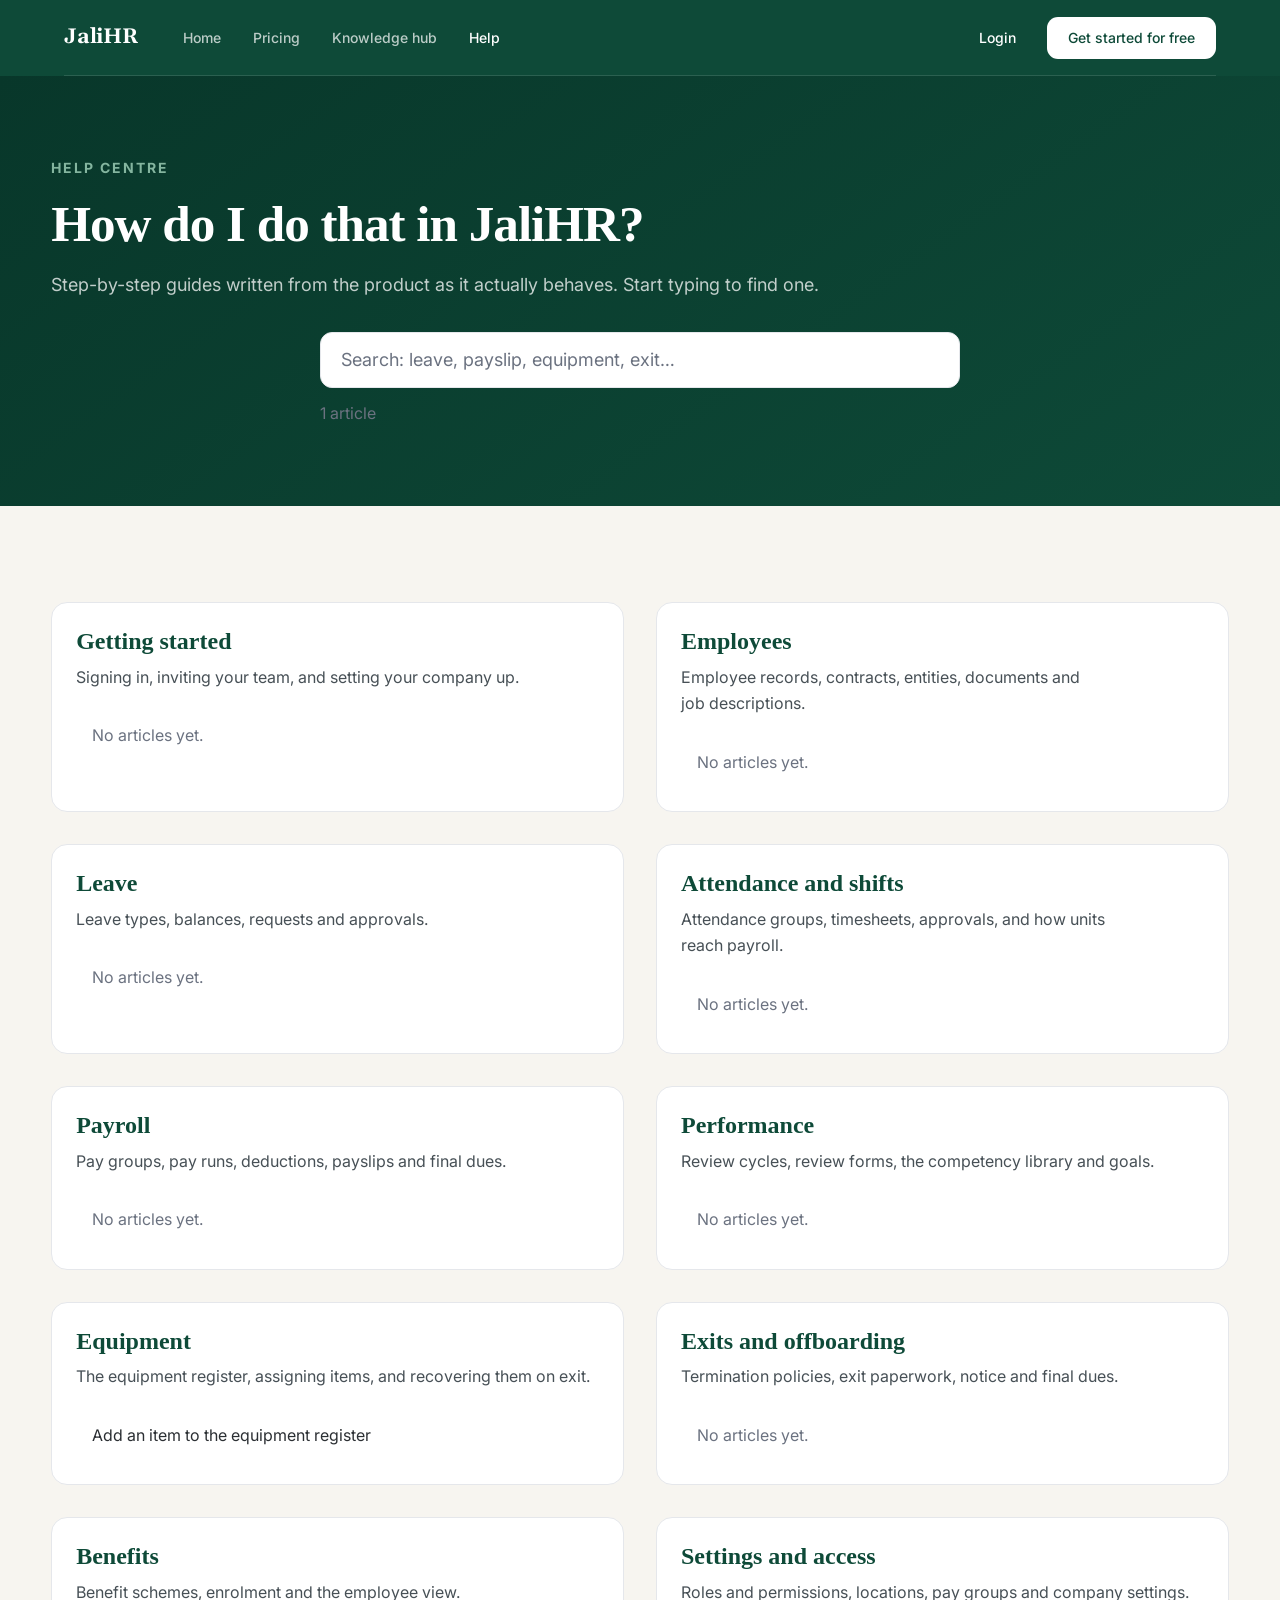
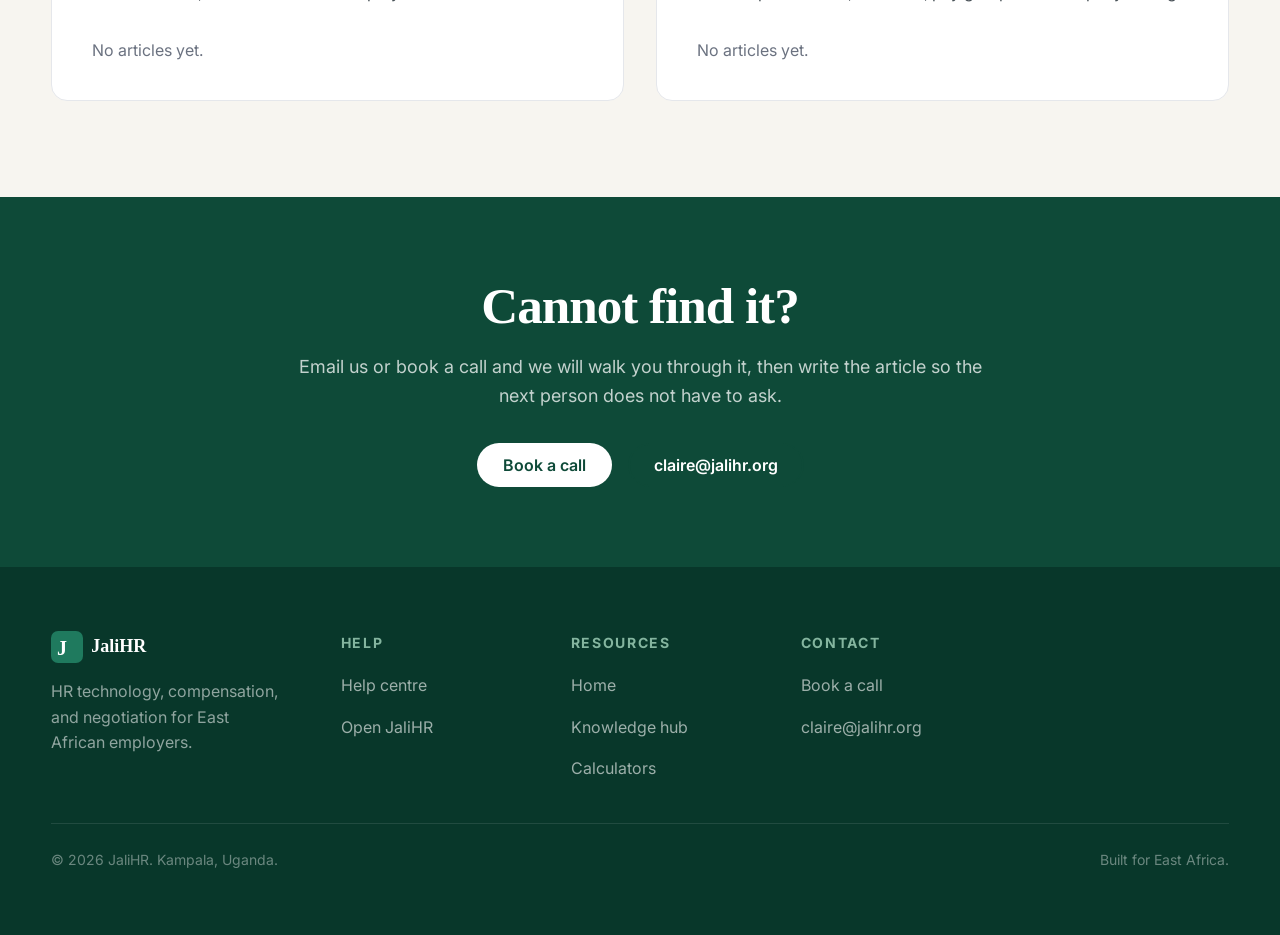
<file: index.html>
<!DOCTYPE html>
<html lang="en">
<head>
  <meta charset="UTF-8" />
  <meta name="viewport" content="width=device-width, initial-scale=1.0" />
  <title>Help centre | JaliHR</title>
  <meta name="description" content="How to do things in JaliHR: step-by-step guides for employees, leave, attendance, payroll, performance, equipment and offboarding." />
  <link rel="canonical" href="https://help.jalihr.org/" />
  <meta property="og:type" content="website" />
  <meta property="og:site_name" content="JaliHR" />
  <meta property="og:title" content="Help centre | JaliHR" />
  <meta property="og:description" content="How to do things in JaliHR: step-by-step guides for employees, leave, attendance, payroll, performance, equipment and offboarding." />
  <meta property="og:url" content="https://help.jalihr.org/" />
  <meta name="twitter:card" content="summary" />
  <link rel="preconnect" href="https://fonts.googleapis.com" />
  <link rel="preconnect" href="https://fonts.gstatic.com" crossorigin />
  <link href="https://fonts.googleapis.com/css2?family=Inter:wght@400;500;600;700&family=Gelasio:wght@500;600;700&display=swap" rel="stylesheet" />
  <link rel="stylesheet" href="/assets/css/style.css" />
  <link rel="stylesheet" href="/assets/css/nav.css" />
  <link rel="stylesheet" href="/assets/css/help.css" />
  <link rel="icon" href="data:image/svg+xml,<svg xmlns='http://www.w3.org/2000/svg' viewBox='0 0 32 32'><rect width='32' height='32' rx='6' fill='%230E4A38'/><text y='24' x='4' font-size='22' font-family='Georgia,serif' fill='white' font-weight='bold'>J</text></svg>" />
</head>
<body class="page-fade">

<!-- NAV -->
<div class="band">
  <div class="wrap-wide">
    <div class="nav-row">
      <a class="brand" href="https://jalihr.org/">JaliHR</a>
      <nav class="gnav-links">
        <a href="https://jalihr.org/">Home</a>
        <a href="https://jalihr.org/pricing/">Pricing</a>
        <a href="https://jalihr.org/blog/">Knowledge hub</a>
        <a href="/" aria-current="page">Help</a>
      </nav>
      <div class="nav-cta">
        <a class="gnav-btn b-plain" href="https://app.jalihr.org">Login</a>
        <a class="gnav-btn b-white" href="https://jalihr.org/get-started/">Get started for free</a>
      </div>
    </div>
  </div>
</div>

<!-- PAGE HEADER -->
<header class="page-header" aria-labelledby="page-title">
  <div class="container">
    <p class="page-header__eyebrow">Help centre</p>
    <h1 class="page-header__title" id="page-title">How do I do that in JaliHR?</h1>
    <p class="page-header__sub">Step-by-step guides written from the product as it actually behaves. Start typing to find one.</p>
    <div class="help-search">
      <label class="sr-only" for="help-q">Search the help centre</label>
      <input class="help-search__field" id="help-q" type="search" autocomplete="off" placeholder="Search: leave, payslip, equipment, exit…" />
      <p class="help-search__count" role="status"></p>
    </div>
  </div>
</header>

<!-- CATEGORIES -->
<main class="section" aria-labelledby="cats-title">
  <div class="container">
    <h2 class="sr-only" id="cats-title">Help topics</h2>
    <div class="help-cats">

      <section class="help-cat">
        <h3 class="help-cat__title">Getting started</h3>
        <p class="help-cat__sub">Signing in, inviting your team, and setting your company up.</p>
        <p class="help-cat__empty">No articles yet.</p>
      </section>

      <section class="help-cat">
        <h3 class="help-cat__title">Employees</h3>
        <p class="help-cat__sub">Employee records, contracts, entities, documents and job descriptions.</p>
        <p class="help-cat__empty">No articles yet.</p>
      </section>

      <section class="help-cat">
        <h3 class="help-cat__title">Leave</h3>
        <p class="help-cat__sub">Leave types, balances, requests and approvals.</p>
        <p class="help-cat__empty">No articles yet.</p>
      </section>

      <section class="help-cat">
        <h3 class="help-cat__title">Attendance and shifts</h3>
        <p class="help-cat__sub">Attendance groups, timesheets, approvals, and how units reach payroll.</p>
        <p class="help-cat__empty">No articles yet.</p>
      </section>

      <section class="help-cat">
        <h3 class="help-cat__title">Payroll</h3>
        <p class="help-cat__sub">Pay groups, pay runs, deductions, payslips and final dues.</p>
        <p class="help-cat__empty">No articles yet.</p>
      </section>

      <section class="help-cat">
        <h3 class="help-cat__title">Performance</h3>
        <p class="help-cat__sub">Review cycles, review forms, the competency library and goals.</p>
        <p class="help-cat__empty">No articles yet.</p>
      </section>

      <section class="help-cat">
        <h3 class="help-cat__title">Equipment</h3>
        <p class="help-cat__sub">The equipment register, assigning items, and recovering them on exit.</p>
        <ul class="help-cat__articles" role="list">
          <li><a href="/equipment/add-equipment/">Add an item to the equipment register</a></li>
        </ul>
      </section>

      <section class="help-cat">
        <h3 class="help-cat__title">Exits and offboarding</h3>
        <p class="help-cat__sub">Termination policies, exit paperwork, notice and final dues.</p>
        <p class="help-cat__empty">No articles yet.</p>
      </section>

      <section class="help-cat">
        <h3 class="help-cat__title">Benefits</h3>
        <p class="help-cat__sub">Benefit schemes, enrolment and the employee view.</p>
        <p class="help-cat__empty">No articles yet.</p>
      </section>

      <section class="help-cat">
        <h3 class="help-cat__title">Settings and access</h3>
        <p class="help-cat__sub">Roles and permissions, locations, pay groups and company settings.</p>
        <p class="help-cat__empty">No articles yet.</p>
      </section>

    </div>
  </div>
</main>

<!-- ASK -->
<section class="cta-band" aria-labelledby="ask-title">
  <div class="container text-center">
    <h2 class="cta-band__title" id="ask-title">Cannot find it?</h2>
    <p class="cta-band__sub">Email us or book a call and we will walk you through it, then write the article so the next person does not have to ask.</p>
    <div style="display:flex;gap:var(--space-4);justify-content:center;flex-wrap:wrap;margin-top:var(--space-6);">
      <a href="https://meetings-eu1.hubspot.com/cmirembe" class="btn btn--primary" target="_blank" rel="noopener">Book a call</a>
      <a href="mailto:claire@jalihr.org" class="btn btn--emerald">claire@jalihr.org</a>
    </div>
  </div>
</section>

<!-- FOOTER -->
<footer class="footer" role="contentinfo">
  <div class="container">
    <div class="footer__inner">
      <div class="footer__brand">
        <div class="footer__logo">
          <svg viewBox="0 0 32 32" fill="none" aria-hidden="true">
            <rect width="32" height="32" rx="7" fill="#1F7A5E"/>
            <text x="6" y="24" font-size="20" font-family="Georgia,serif" fill="white" font-weight="bold">J</text>
          </svg>
          <span class="footer__wordmark">JaliHR</span>
        </div>
        <p class="footer__tagline">HR technology, compensation, and negotiation for East African employers.</p>
      </div>
      <div>
        <p class="footer__col-title">Help</p>
        <ul class="footer__links" role="list">
          <li><a href="/">Help centre</a></li>
          <li><a href="https://app.jalihr.org">Open JaliHR</a></li>
        </ul>
      </div>
      <div>
        <p class="footer__col-title">Resources</p>
        <ul class="footer__links" role="list">
          <li><a href="https://jalihr.org/">Home</a></li>
          <li><a href="https://jalihr.org/blog/">Knowledge hub</a></li>
          <li><a href="https://jalihr.org/calculator/">Calculators</a></li>
        </ul>
      </div>
      <div>
        <p class="footer__col-title">Contact</p>
        <ul class="footer__links" role="list">
          <li><a href="https://meetings-eu1.hubspot.com/cmirembe" target="_blank" rel="noopener">Book a call</a></li>
          <li><a href="mailto:claire@jalihr.org">claire@jalihr.org</a></li>
        </ul>
      </div>
    </div>
    <div class="footer__bottom">
      <p class="footer__copy">&copy; 2026 JaliHR. Kampala, Uganda.</p>
      <p class="footer__copy">Built for East Africa.</p>
    </div>
  </div>
</footer>

<script src="/assets/js/help.js" defer></script>
</body>
</html>
</file>
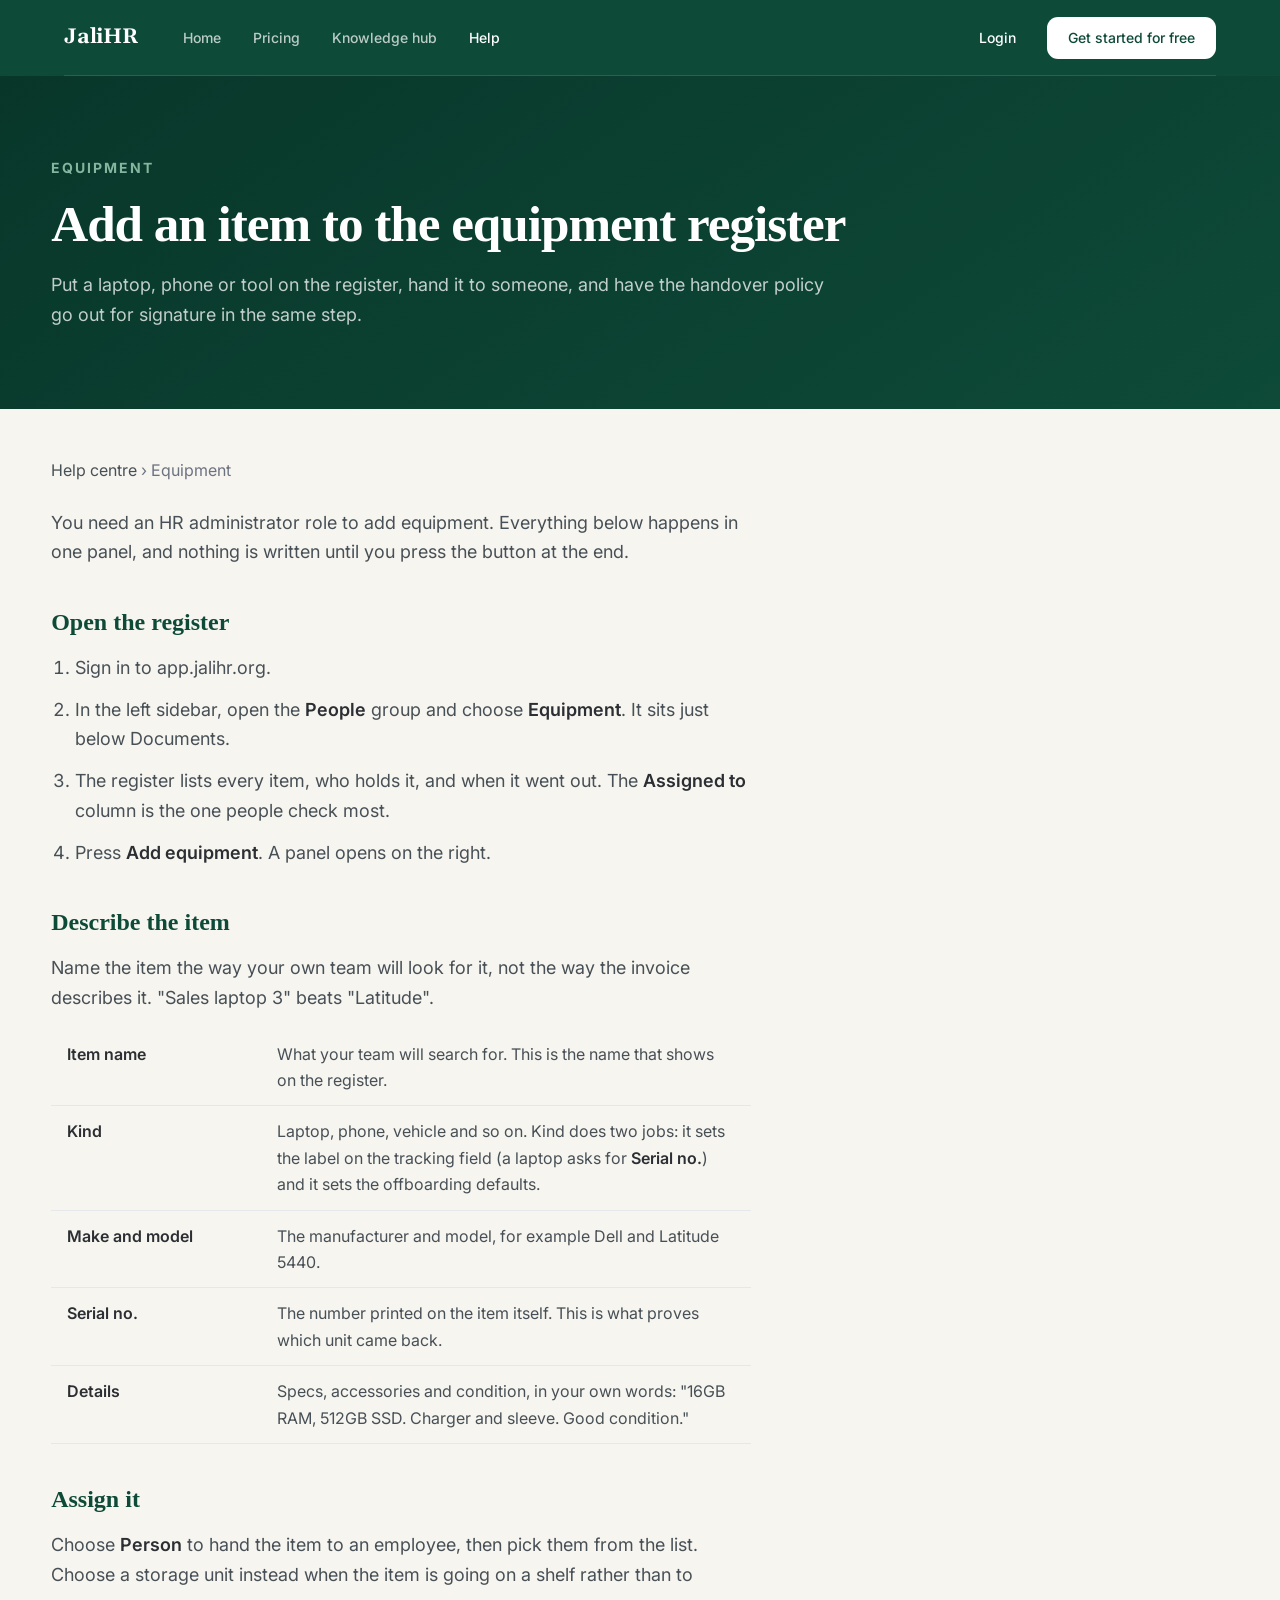
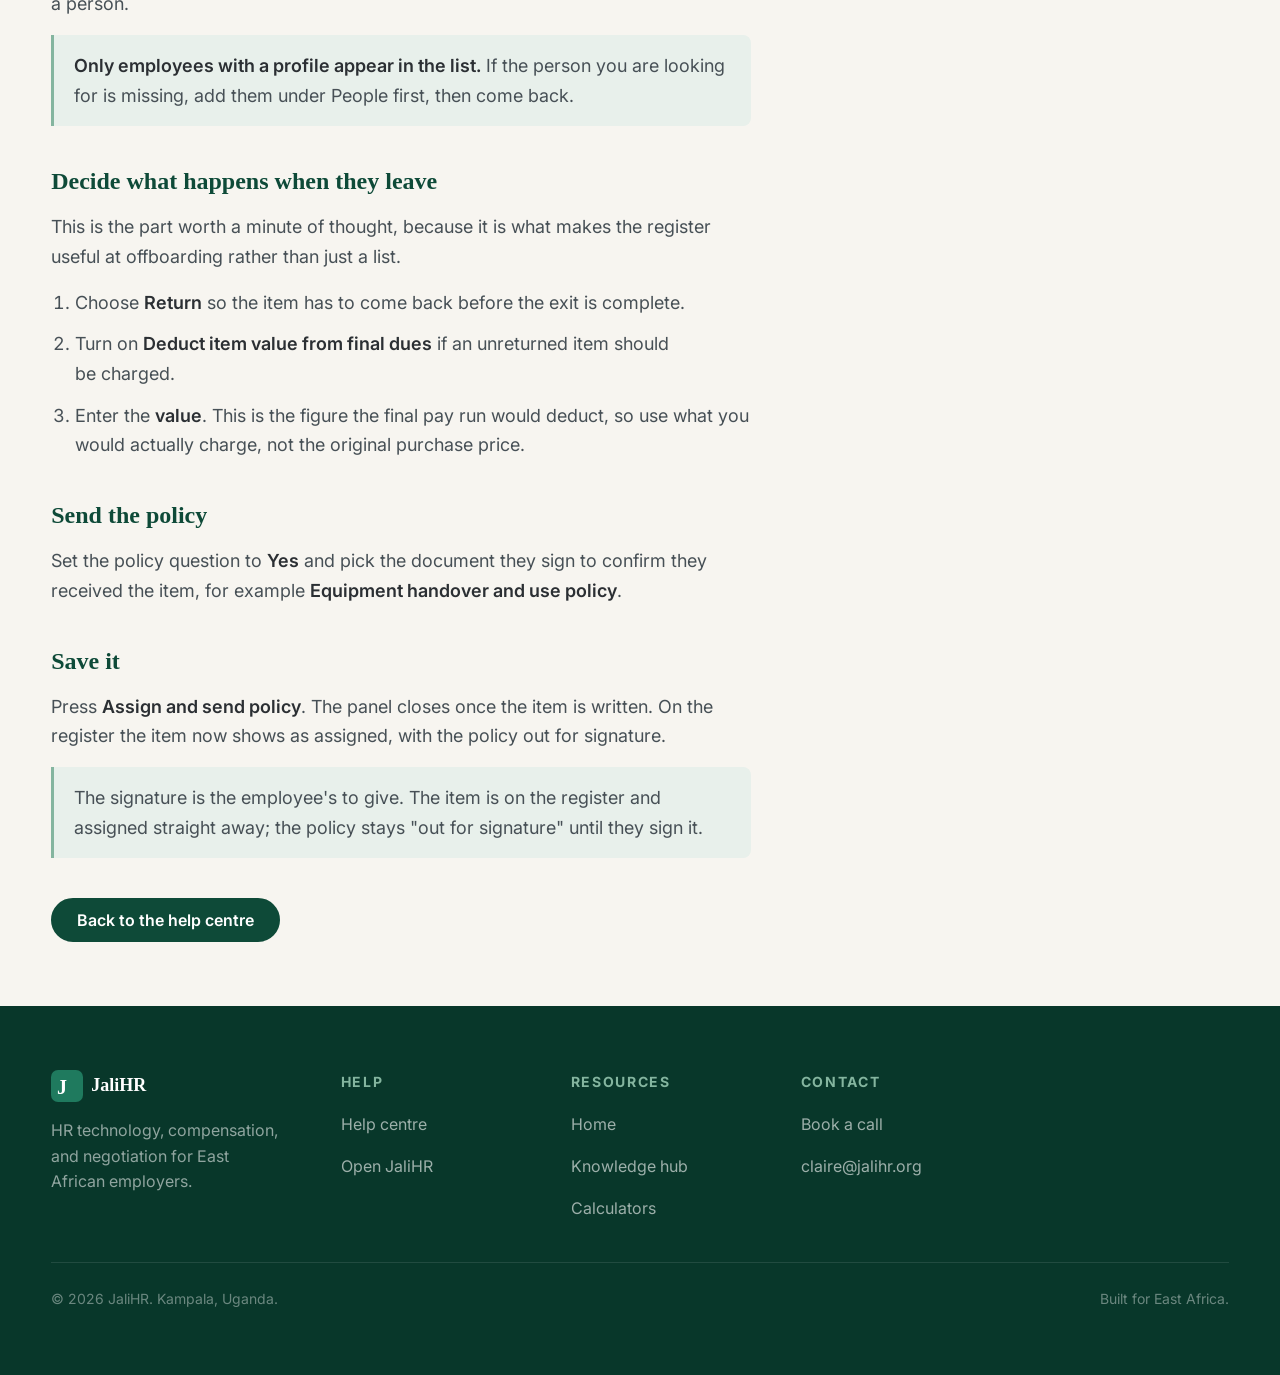
<file: equipment/add-equipment/index.html>
<!DOCTYPE html>
<html lang="en">
<head>
  <meta charset="UTF-8" />
  <meta name="viewport" content="width=device-width, initial-scale=1.0" />
  <title>Add an item to the equipment register | JaliHR help</title>
  <meta name="description" content="How to add a laptop, phone or other item to the JaliHR equipment register, assign it to an employee, set what happens at offboarding, and send the handover policy for signature." />
  <link rel="canonical" href="https://help.jalihr.org/equipment/add-equipment/" />
  <meta property="og:type" content="article" />
  <meta property="og:site_name" content="JaliHR" />
  <meta property="og:title" content="Add an item to the equipment register | JaliHR help" />
  <meta property="og:description" content="How to add a laptop, phone or other item to the JaliHR equipment register, assign it to an employee, set what happens at offboarding, and send the handover policy for signature." />
  <meta property="og:url" content="https://help.jalihr.org/equipment/add-equipment/" />
  <meta name="twitter:card" content="summary" />
  <link rel="preconnect" href="https://fonts.googleapis.com" />
  <link rel="preconnect" href="https://fonts.gstatic.com" crossorigin />
  <link href="https://fonts.googleapis.com/css2?family=Inter:wght@400;500;600;700&family=Gelasio:wght@500;600;700&display=swap" rel="stylesheet" />
  <link rel="stylesheet" href="/assets/css/style.css" />
  <link rel="stylesheet" href="/assets/css/nav.css" />
  <link rel="stylesheet" href="/assets/css/help.css" />
  <link rel="icon" href="data:image/svg+xml,<svg xmlns='http://www.w3.org/2000/svg' viewBox='0 0 32 32'><rect width='32' height='32' rx='6' fill='%230E4A38'/><text y='24' x='4' font-size='22' font-family='Georgia,serif' fill='white' font-weight='bold'>J</text></svg>" />
</head>
<body class="page-fade">

<!-- NAV -->
<div class="band">
  <div class="wrap-wide">
    <div class="nav-row">
      <a class="brand" href="https://jalihr.org/">JaliHR</a>
      <nav class="gnav-links">
        <a href="https://jalihr.org/">Home</a>
        <a href="https://jalihr.org/pricing/">Pricing</a>
        <a href="https://jalihr.org/blog/">Knowledge hub</a>
        <a href="/" aria-current="page">Help</a>
      </nav>
      <div class="nav-cta">
        <a class="gnav-btn b-plain" href="https://app.jalihr.org">Login</a>
        <a class="gnav-btn b-white" href="https://jalihr.org/get-started/">Get started for free</a>
      </div>
    </div>
  </div>
</div>

<!-- PAGE HEADER -->
<header class="page-header" aria-labelledby="page-title">
  <div class="container">
    <p class="page-header__eyebrow">Equipment</p>
    <h1 class="page-header__title" id="page-title">Add an item to the equipment register</h1>
    <p class="page-header__sub">Put a laptop, phone or tool on the register, hand it to someone, and have the handover policy go out for signature in the same step.</p>
  </div>
</header>

<main class="help-article">
  <div class="container">
    <nav class="help-breadcrumb" aria-label="Breadcrumb">
      <a href="/">Help centre</a> &rsaquo; Equipment
    </nav>

    <article class="help-prose">
      <p>You need an HR administrator role to add equipment. Everything below happens in one panel, and nothing is written until you press the button at the end.</p>

      <h2>Open the register</h2>
      <ol>
        <li>Sign in to <a href="https://app.jalihr.org">app.jalihr.org</a>.</li>
        <li>In the left sidebar, open the <strong>People</strong> group and choose <strong>Equipment</strong>. It sits just below Documents.</li>
        <li>The register lists every item, who holds it, and when it went out. The <strong>Assigned to</strong> column is the one people check most.</li>
        <li>Press <strong>Add equipment</strong>. A panel opens on the right.</li>
      </ol>

      <h2>Describe the item</h2>
      <p>Name the item the way your own team will look for it, not the way the invoice describes it. "Sales laptop 3" beats "Latitude".</p>

      <table class="help-fields">
        <tbody>
          <tr>
            <th>Item name</th>
            <td>What your team will search for. This is the name that shows on the register.</td>
          </tr>
          <tr>
            <th>Kind</th>
            <td>Laptop, phone, vehicle and so on. Kind does two jobs: it sets the label on the tracking field (a laptop asks for <strong>Serial no.</strong>) and it sets the offboarding defaults.</td>
          </tr>
          <tr>
            <th>Make and model</th>
            <td>The manufacturer and model, for example Dell and Latitude 5440.</td>
          </tr>
          <tr>
            <th>Serial no.</th>
            <td>The number printed on the item itself. This is what proves which unit came back.</td>
          </tr>
          <tr>
            <th>Details</th>
            <td>Specs, accessories and condition, in your own words: "16GB RAM, 512GB SSD. Charger and sleeve. Good condition."</td>
          </tr>
        </tbody>
      </table>

      <h2>Assign it</h2>
      <p>Choose <strong>Person</strong> to hand the item to an employee, then pick them from the list. Choose a storage unit instead when the item is going on a shelf rather than to a person.</p>

      <p class="help-note"><strong>Only employees with a profile appear in the list.</strong> If the person you are looking for is missing, add them under People first, then come back.</p>

      <h2>Decide what happens when they leave</h2>
      <p>This is the part worth a minute of thought, because it is what makes the register useful at offboarding rather than just a list.</p>
      <ol>
        <li>Choose <strong>Return</strong> so the item has to come back before the exit is complete.</li>
        <li>Turn on <strong>Deduct item value from final dues</strong> if an unreturned item should be charged.</li>
        <li>Enter the <strong>value</strong>. This is the figure the final pay run would deduct, so use what you would actually charge, not the original purchase price.</li>
      </ol>

      <h2>Send the policy</h2>
      <p>Set the policy question to <strong>Yes</strong> and pick the document they sign to confirm they received the item, for example <strong>Equipment handover and use policy</strong>.</p>

      <h2>Save it</h2>
      <p>Press <strong>Assign and send policy</strong>. The panel closes once the item is written. On the register the item now shows as assigned, with the policy out for signature.</p>

      <p class="help-note">The signature is the employee's to give. The item is on the register and assigned straight away; the policy stays "out for signature" until they sign it.</p>
    </article>

    <p class="mt-10"><a href="/" class="btn btn--emerald">Back to the help centre</a></p>
  </div>
</main>

<!-- FOOTER -->
<footer class="footer" role="contentinfo">
  <div class="container">
    <div class="footer__inner">
      <div class="footer__brand">
        <div class="footer__logo">
          <svg viewBox="0 0 32 32" fill="none" aria-hidden="true">
            <rect width="32" height="32" rx="7" fill="#1F7A5E"/>
            <text x="6" y="24" font-size="20" font-family="Georgia,serif" fill="white" font-weight="bold">J</text>
          </svg>
          <span class="footer__wordmark">JaliHR</span>
        </div>
        <p class="footer__tagline">HR technology, compensation, and negotiation for East African employers.</p>
      </div>
      <div>
        <p class="footer__col-title">Help</p>
        <ul class="footer__links" role="list">
          <li><a href="/">Help centre</a></li>
          <li><a href="https://app.jalihr.org">Open JaliHR</a></li>
        </ul>
      </div>
      <div>
        <p class="footer__col-title">Resources</p>
        <ul class="footer__links" role="list">
          <li><a href="https://jalihr.org/">Home</a></li>
          <li><a href="https://jalihr.org/blog/">Knowledge hub</a></li>
          <li><a href="https://jalihr.org/calculator/">Calculators</a></li>
        </ul>
      </div>
      <div>
        <p class="footer__col-title">Contact</p>
        <ul class="footer__links" role="list">
          <li><a href="https://meetings-eu1.hubspot.com/cmirembe" target="_blank" rel="noopener">Book a call</a></li>
          <li><a href="mailto:claire@jalihr.org">claire@jalihr.org</a></li>
        </ul>
      </div>
    </div>
    <div class="footer__bottom">
      <p class="footer__copy">&copy; 2026 JaliHR. Kampala, Uganda.</p>
      <p class="footer__copy">Built for East Africa.</p>
    </div>
  </div>
</footer>

</body>
</html>
</file>
<file: assets/css/style.css>
/* ============================================================
   JaliHR.live — Main Stylesheet
   Brand: Emerald #0E4A38 | Sage #84B59F | Cream #F7F5F0
   Fonts: Georgia (display/headers) | Inter (body)
   ============================================================ */

/* ---------- DESIGN TOKENS ---------- */
:root {
  /* Type scale */
  --text-xs:   clamp(0.75rem,  0.7rem  + 0.25vw, 0.875rem);
  --text-sm:   clamp(0.875rem, 0.8rem  + 0.35vw, 1rem);
  --text-base: clamp(1rem,     0.95rem + 0.25vw, 1.125rem);
  --text-lg:   clamp(1.125rem, 1rem    + 0.75vw, 1.5rem);
  --text-xl:   clamp(1.5rem,   1.2rem  + 1.25vw, 2.25rem);
  --text-2xl:  clamp(2rem,     1.2rem  + 2.5vw,  3.5rem);
  --text-3xl:  clamp(2.5rem,   1rem    + 4vw,    5rem);

  /* Spacing */
  --space-1:  0.25rem;
  --space-2:  0.5rem;
  --space-3:  0.75rem;
  --space-4:  1rem;
  --space-5:  1.25rem;
  --space-6:  1.5rem;
  --space-8:  2rem;
  --space-10: 2.5rem;
  --space-12: 3rem;
  --space-16: 4rem;
  --space-20: 5rem;
  --space-24: 6rem;

  /* JaliHR Brand Palette — Light mode */
  --emerald:        #0E4A38;
  --emerald-mid:    #1F7A5E;
  --emerald-dark:   #08372A;
  --sage:           #84B59F;
  --sage-mid:       #5E997E;
  --sage-light:     #C9DDD0;
  --sage-very-light:#E8F0EB;
  --cream:          #F7F5F0;
  --cream-dark:     #EBE7DC;
  --charcoal:       #2B2F33;
  --charcoal-soft:  #475056;
  --charcoal-light: #6B7280;
  --border:         #E5E7EB;
  --white:          #FFFFFF;
  --red:            #B0322C;
  --amber:          #C68B1F;

  /* Semantic roles */
  --color-bg:        var(--cream);
  --color-surface:   var(--white);
  --color-surface-2: var(--sage-very-light);
  --color-border:    var(--border);
  --color-text:      var(--charcoal);
  --color-text-muted:var(--charcoal-soft);
  --color-text-faint:var(--charcoal-light);
  --color-primary:   var(--emerald);
  --color-accent:    var(--sage);

  /* Fonts */
  --font-display: 'Georgia', 'Times New Roman', serif;
  --font-body:    'Inter', 'Helvetica Neue', sans-serif;

  /* Layout */
  --content-narrow:  700px;
  --content-default: 1100px;
  --content-wide:    1440px;

  /* Radius */
  --radius-sm:   0.375rem;
  --radius-md:   0.5rem;
  --radius-lg:   0.75rem;
  --radius-xl:   1rem;
  --radius-full: 9999px;

  /* Shadows */
  --shadow-sm: 0 1px 3px rgba(14,74,56,0.08);
  --shadow-md: 0 4px 16px rgba(14,74,56,0.10);
  --shadow-lg: 0 12px 40px rgba(14,74,56,0.14);

  /* Transitions */
  --transition: 180ms cubic-bezier(0.16, 1, 0.3, 1);
}

/* Dark mode */
[data-theme="dark"] {
  --color-bg:        #0f1a16;
  --color-surface:   #162219;
  --color-surface-2: #1c2e24;
  --color-border:    #2a3d34;
  --color-text:      #d4e0da;
  --color-text-muted:#8fada2;
  --color-text-faint:#5e7a70;
  --color-primary:   #5EB891;
  --color-accent:    #84B59F;
  --emerald:         #5EB891;
  --sage-very-light: #1c2e24;
  --cream:           #0f1a16;
}

@media (prefers-color-scheme: dark) {
  :root:not([data-theme]) {
    --color-bg:        #0f1a16;
    --color-surface:   #162219;
    --color-surface-2: #1c2e24;
    --color-border:    #2a3d34;
    --color-text:      #d4e0da;
    --color-text-muted:#8fada2;
    --color-text-faint:#5e7a70;
    --color-primary:   #5EB891;
    --color-accent:    #84B59F;
    --emerald:         #5EB891;
    --sage-very-light: #1c2e24;
    --cream:           #0f1a16;
  }
}

/* ---------- RESET ---------- */
*, *::before, *::after { box-sizing: border-box; margin: 0; padding: 0; }
html {
  -webkit-font-smoothing: antialiased;
  -moz-osx-font-smoothing: grayscale;
  text-rendering: optimizeLegibility;
  scroll-behavior: smooth;
  scroll-padding-top: 80px;
}
body {
  min-height: 100dvh;
  font-family: var(--font-body);
  font-size: var(--text-base);
  color: var(--color-text);
  background: var(--color-bg);
  line-height: 1.65;
}
img, svg { display: block; max-width: 100%; height: auto; }
ul[role="list"], ol[role="list"] { list-style: none; }
input, button, textarea, select { font: inherit; color: inherit; }
h1,h2,h3,h4,h5,h6 { text-wrap: balance; line-height: 1.15; font-family: var(--font-display); }
p, li { text-wrap: pretty; max-width: 80ch; }
button { cursor: pointer; background: none; border: none; }
a { color: inherit; text-decoration: none; }
@media (prefers-reduced-motion: reduce) {
  *, *::before, *::after {
    animation-duration: 0.01ms !important;
    transition-duration: 0.01ms !important;
    scroll-behavior: auto !important;
  }
}
::selection { background: rgba(14,74,56,0.15); color: var(--color-text); }
:focus-visible { outline: 2px solid var(--color-primary); outline-offset: 3px; border-radius: var(--radius-sm); }

/* ---------- LAYOUT UTILITIES ---------- */
.container {
  width: 100%;
  max-width: var(--content-wide);
  margin-inline: auto;
  padding-inline: clamp(var(--space-6), 4vw, 80px);
}
.container--narrow { max-width: var(--content-narrow); }
.container--default { max-width: var(--content-default); }

/* ---------- NAVIGATION ---------- */
.nav {
  position: sticky;
  top: 0;
  z-index: 100;
  background: color-mix(in srgb, var(--color-bg) 92%, transparent);
  backdrop-filter: blur(14px);
  border-bottom: 1px solid var(--color-border);
  transition: box-shadow var(--transition);
}
.nav.scrolled { box-shadow: var(--shadow-sm); }
.nav__inner {
  display: flex;
  align-items: center;
  justify-content: space-between;
  height: 68px;
  gap: var(--space-8);
}
.nav__spacer { flex: 1; }
.nav__logo {
  display: flex;
  align-items: center;
  gap: var(--space-2);
  text-decoration: none;
  flex-shrink: 0;
}
.nav__logo svg { width: 36px; height: 36px; }
.nav__wordmark {
  font-family: var(--font-display);
  font-size: var(--text-lg);
  font-weight: bold;
  color: var(--color-primary);
  letter-spacing: -0.02em;
}
.nav__links {
  display: flex;
  align-items: center;
  gap: var(--space-6);
  list-style: none;
}
.nav__links a {
  font-size: var(--text-sm);
  color: var(--color-text-muted);
  text-decoration: none;
  transition: color var(--transition);
  font-weight: 500;
}
.nav__links a:hover,
.nav__links a.active { color: var(--color-primary); }
.nav__actions {
  display: flex;
  align-items: center;
  gap: var(--space-3);
}
.nav__cta {
  font-size: var(--text-sm);
  font-weight: 600;
  background: var(--color-primary);
  color: var(--white);
  padding: var(--space-2) var(--space-5);
  border-radius: var(--radius-full);
  text-decoration: none;
  transition: opacity var(--transition), transform var(--transition);
}
.nav__cta:hover { opacity: 0.88; transform: translateY(-1px); }
.theme-btn {
  width: 36px; height: 36px;
  display: flex; align-items: center; justify-content: center;
  border-radius: var(--radius-full);
  color: var(--color-text-muted);
  transition: color var(--transition), background var(--transition);
}
.theme-btn:hover { color: var(--color-primary); background: var(--color-surface-2); }

/* Mobile nav */
.nav__hamburger {
  display: none;
  flex-direction: column;
  gap: 5px;
  padding: var(--space-2);
  color: var(--color-text);
}
.nav__hamburger span {
  display: block;
  width: 22px; height: 2px;
  background: currentColor;
  border-radius: 2px;
  transition: transform var(--transition), opacity var(--transition);
}
.nav__mobile {
  display: none;
  flex-direction: column;
  gap: var(--space-1);
  padding: var(--space-4) 0 var(--space-6);
  border-top: 1px solid var(--color-border);
}
.nav__mobile a {
  font-size: var(--text-base);
  color: var(--color-text-muted);
  padding: var(--space-3) 0;
  text-decoration: none;
  font-weight: 500;
  transition: color var(--transition);
}
.nav__mobile a:hover { color: var(--color-primary); }
.nav__mobile .nav__cta { margin-top: var(--space-4); text-align: center; padding: var(--space-3); }
@media (max-width: 768px) {
  .nav__links { display: none; }
  .nav__hamburger { display: flex; }
  .nav__mobile.open { display: flex; }
  .nav__cta:not(.nav__mobile .nav__cta) { display: none; }
}

/* ---------- HERO ---------- */
.hero {
  background: linear-gradient(145deg, var(--emerald-dark) 0%, var(--emerald) 55%, var(--emerald-mid) 100%);
  color: var(--white);
  padding-block: clamp(var(--space-20), 14vw, var(--space-24));
  position: relative;
  overflow: hidden;
}
.hero::before {
  content: '';
  position: absolute;
  inset: 0;
  background: url("data:image/svg+xml,%3Csvg width='60' height='60' viewBox='0 0 60 60' xmlns='http://www.w3.org/2000/svg'%3E%3Cg fill='none' fill-rule='evenodd'%3E%3Cg fill='%23ffffff' fill-opacity='0.03'%3E%3Cpath d='M36 34v-4h-2v4h-4v2h4v4h2v-4h4v-2h-4zm0-30V0h-2v4h-4v2h4v4h2V6h4V4h-4zM6 34v-4H4v4H0v2h4v4h2v-4h4v-2H6zM6 4V0H4v4H0v2h4v4h2V6h4V4H6z'/%3E%3C/g%3E%3C/g%3E%3C/svg%3E");
  pointer-events: none;
}
.hero__content {
  position: relative;
  z-index: 1;
  max-width: 900px;
}
.hero__eyebrow {
  font-size: var(--text-sm);
  font-weight: 600;
  letter-spacing: 0.12em;
  text-transform: uppercase;
  color: var(--sage);
  margin-bottom: var(--space-5);
}
.hero__title {
  font-family: var(--font-display);
  font-size: var(--text-3xl);
  font-weight: bold;
  color: var(--white);
  margin-bottom: var(--space-6);
  letter-spacing: -0.02em;
}
.hero__sub {
  font-size: var(--text-lg);
  color: rgba(255,255,255,0.80);
  margin-bottom: var(--space-10);
  max-width: 72ch;
  line-height: 1.6;
}
.hero__actions {
  display: flex;
  flex-wrap: wrap;
  gap: var(--space-4);
  align-items: center;
}

/* ---------- BUTTONS ---------- */
.btn {
  display: inline-flex;
  align-items: center;
  gap: var(--space-2);
  font-size: var(--text-sm);
  font-weight: 600;
  padding: var(--space-3) var(--space-6);
  border-radius: var(--radius-full);
  text-decoration: none;
  transition: all var(--transition);
  cursor: pointer;
  border: 2px solid transparent;
  line-height: 1;
}
.btn--primary {
  background: var(--white);
  color: var(--emerald);
}
.btn--primary:hover { background: var(--sage-very-light); transform: translateY(-1px); box-shadow: var(--shadow-md); }
.btn--secondary {
  background: transparent;
  color: var(--white);
  border-color: rgba(255,255,255,0.35);
}
.btn--secondary:hover { border-color: rgba(255,255,255,0.7); background: rgba(255,255,255,0.08); }
.btn--emerald {
  background: var(--emerald);
  color: var(--white);
  border-color: var(--emerald);
}
.btn--emerald:hover { background: var(--emerald-dark); transform: translateY(-1px); box-shadow: var(--shadow-md); }
.btn--outline {
  background: transparent;
  color: var(--color-primary);
  border-color: var(--color-primary);
}
.btn--outline:hover { background: var(--color-primary); color: var(--white); }

/* ---------- SECTION BASE ---------- */
.section {
  padding-block: clamp(var(--space-16), 8vw, var(--space-24));
}
.section--alt { background: var(--color-surface-2); }
.section--dark {
  background: var(--emerald);
  color: var(--white);
}
.section__label {
  display: inline-block;
  font-size: var(--text-xs);
  font-weight: 700;
  letter-spacing: 0.12em;
  text-transform: uppercase;
  color: var(--sage-mid);
  margin-bottom: var(--space-4);
}
.section--dark .section__label { color: var(--sage-light); }
.section__title {
  font-family: var(--font-display);
  font-size: var(--text-xl);
  font-weight: bold;
  color: var(--color-text);
  margin-bottom: var(--space-4);
  letter-spacing: -0.01em;
}
.section--dark .section__title { color: var(--white); }
.section__sub {
  font-size: var(--text-base);
  color: var(--color-text-muted);
  max-width: 80ch;
  margin-bottom: var(--space-10);
}
.section--dark .section__sub { color: rgba(255,255,255,0.70); }

/* ---------- CARDS ---------- */
.card {
  background: var(--color-surface);
  border: 1px solid var(--color-border);
  border-radius: var(--radius-xl);
  padding: var(--space-8);
  transition: box-shadow var(--transition), transform var(--transition);
}
.card:hover { box-shadow: var(--shadow-md); transform: translateY(-2px); }
.card__label {
  font-size: var(--text-xs);
  font-weight: 700;
  letter-spacing: 0.12em;
  text-transform: uppercase;
  color: var(--sage-mid);
  margin-bottom: var(--space-3);
}
.card__title {
  font-family: var(--font-display);
  font-size: var(--text-lg);
  font-weight: bold;
  color: var(--color-text);
  margin-bottom: var(--space-3);
}
.card__body {
  font-size: var(--text-base);
  color: var(--color-text-muted);
  line-height: 1.65;
}

/* ---------- SERVICE CARDS GRID ---------- */
.services-grid {
  display: grid;
  grid-template-columns: repeat(3, 1fr);
  gap: var(--space-5);
  margin-top: var(--space-10);
}
@media (max-width: 640px) {
  .services-grid {
    grid-template-columns: 1fr;
  }
}
.service-card {
  background: var(--color-surface);
  border: 1px solid var(--color-border);
  border-radius: var(--radius-xl);
  padding: var(--space-6);
  display: flex;
  flex-direction: column;
  gap: var(--space-3);
  transition: box-shadow var(--transition), transform var(--transition);
}
.service-card:hover { box-shadow: var(--shadow-md); transform: translateY(-3px); }
.service-card__icon {
  width: 44px; height: 44px;
  background: var(--sage-very-light);
  border-radius: var(--radius-lg);
  display: flex; align-items: center; justify-content: center;
  color: var(--emerald);
}
.service-card__label {
  font-size: var(--text-xs);
  font-weight: 700;
  letter-spacing: 0.12em;
  text-transform: uppercase;
  color: var(--sage-mid);
}
.service-card__title {
  font-family: var(--font-display);
  font-size: var(--text-base);
  font-weight: bold;
  color: var(--color-text);
  line-height: 1.3;
}
.service-card__body {
  font-size: var(--text-sm);
  color: var(--color-text-muted);
  flex: 1;
  line-height: 1.65;
}
.service-card__link {
  font-size: var(--text-sm);
  font-weight: 600;
  color: var(--color-primary);
  text-decoration: none;
  display: inline-flex;
  align-items: center;
  gap: var(--space-1);
  transition: gap var(--transition);
}
.service-card__link:hover { gap: var(--space-2); }

/* ---------- SIGNAL STRIP — horizontal scroll ---------- */
.signal-strip-wrap {
  margin-top: var(--space-10);
  /* extend past container padding for edge-to-edge scroll */
  margin-inline: calc(-1 * clamp(var(--space-6), 4vw, 80px));
  padding-inline: clamp(var(--space-6), 4vw, 80px);
  overflow-x: auto;
  overflow-y: visible;
  /* smooth scroll on mobile */
  -webkit-overflow-scrolling: touch;
  scroll-snap-type: x mandatory;
  /* hide scrollbar but keep scrollability */
  scrollbar-width: thin;
  scrollbar-color: var(--sage-light) transparent;
  padding-bottom: var(--space-4);
}
.signal-strip-wrap::-webkit-scrollbar { height: 4px; }
.signal-strip-wrap::-webkit-scrollbar-track { background: transparent; }
.signal-strip-wrap::-webkit-scrollbar-thumb { background: var(--sage-light); border-radius: 2px; }

.signal-strip {
  display: flex;
  gap: var(--space-5);
  width: max-content;
}

.signal-item {
  width: 360px;
  flex-shrink: 0;
  scroll-snap-align: start;
  padding: var(--space-8) var(--space-8) var(--space-8) var(--space-7);
  border-left: 3px solid var(--sage);
  background: var(--color-surface);
  border-radius: 0 var(--radius-xl) var(--radius-xl) 0;
  display: flex;
  flex-direction: column;
  gap: var(--space-3);
  box-shadow: var(--shadow-sm);
  transition: box-shadow var(--transition), transform var(--transition);
}
.signal-item:hover { box-shadow: var(--shadow-md); transform: translateY(-2px); }

.signal-item__tag {
  font-size: var(--text-xs);
  font-weight: 700;
  letter-spacing: 0.1em;
  text-transform: uppercase;
  color: var(--sage-mid);
}
.signal-item__quote {
  font-size: var(--text-base);
  color: var(--color-text-muted);
  font-style: italic;
  line-height: 1.7;
  flex: 1;
  max-width: none;
}
.signal-item__text {
  font-size: var(--text-base);
  color: var(--color-text);
  font-weight: 600;
  line-height: 1.5;
}
.signal-item__detail {
  font-size: var(--text-sm);
  color: var(--color-text-muted);
  line-height: 1.65;
  max-width: none;
}
.signal-item__stat {
  display: inline-flex;
  align-items: center;
  gap: var(--space-2);
  margin-top: var(--space-2);
  padding-top: var(--space-3);
  border-top: 1px solid var(--color-border);
}
.signal-item__stat-num {
  font-family: var(--font-display);
  font-size: var(--text-lg);
  font-weight: bold;
  color: var(--emerald);
}
[data-theme="dark"] .signal-item__stat-num { color: var(--color-primary); }
.signal-item__stat-label {
  font-size: var(--text-xs);
  color: var(--color-text-faint);
}

/* scroll hint arrow */
.signal-scroll-hint {
  display: flex;
  align-items: center;
  gap: var(--space-2);
  font-size: var(--text-xs);
  color: var(--color-text-faint);
  margin-top: var(--space-3);
  user-select: none;
}

/* ---------- WHY / OFFER STRIP ---------- */
.why-grid {
  display: grid;
  grid-template-columns: 1.4fr 1fr;
  gap: var(--space-16);
  align-items: center;
}
.why-grid__text { }
.why-grid__visual {
  background: linear-gradient(135deg, var(--emerald) 0%, var(--emerald-mid) 100%);
  border-radius: var(--radius-xl);
  padding: var(--space-10) var(--space-12);
  color: var(--white);
}
.why-stat {
  display: flex;
  flex-direction: column;
  gap: var(--space-2);
  padding: var(--space-5) 0;
  border-bottom: 1px solid rgba(255,255,255,0.15);
}
.why-stat:last-child { border-bottom: none; }
.why-stat__number {
  font-family: var(--font-display);
  font-size: var(--text-2xl);
  font-weight: bold;
  color: var(--white);
  line-height: 1;
}
.why-stat__label {
  font-size: var(--text-sm);
  color: rgba(255,255,255,0.70);
}
@media (max-width: 768px) {
  .why-grid { grid-template-columns: 1fr; }
}

/* ---------- ANIMATED SVG GRAPHIC (What We Do sidebar) ---------- */
.service-graphic {
  display: flex;
  align-items: center;
  justify-content: center;
  padding: var(--space-6) 0;
}
.service-graphic svg {
  width: 100%;
  max-width: 220px;
  height: auto;
  overflow: visible;
}
/* Orbit ring animation */
@keyframes spinOrbit {
  from { transform: rotate(0deg); }
  to   { transform: rotate(360deg); }
}
@keyframes spinOrbitRev {
  from { transform: rotate(0deg); }
  to   { transform: rotate(-360deg); }
}
@keyframes pulse {
  0%, 100% { opacity: 1; transform: scale(1); }
  50%       { opacity: 0.7; transform: scale(0.92); }
}
@keyframes float {
  0%, 100% { transform: translateY(0); }
  50%       { transform: translateY(-8px); }
}
@keyframes dash {
  to { stroke-dashoffset: 0; }
}
@keyframes fadeUp {
  from { opacity: 0; transform: translateY(12px); }
  to   { opacity: 1; transform: translateY(0); }
}
.orbit-ring {
  transform-origin: 110px 110px;
  animation: spinOrbit 12s linear infinite;
}
.orbit-ring-rev {
  transform-origin: 110px 110px;
  animation: spinOrbitRev 18s linear infinite;
}
.core-pulse {
  transform-origin: 110px 110px;
  animation: pulse 3s ease-in-out infinite;
}
.float-el {
  animation: float 4s ease-in-out infinite;
}
.float-el-slow {
  animation: float 6s ease-in-out infinite 1s;
}
.draw-line {
  stroke-dasharray: 200;
  stroke-dashoffset: 200;
  animation: dash 2s ease forwards 0.5s;
}
.fade-up {
  animation: fadeUp 0.8s ease forwards;
}

/* ---------- CTA BAND ---------- */
.cta-band {
  background: var(--emerald);
  color: var(--white);
  padding-block: clamp(var(--space-16), 8vw, var(--space-20));
  text-align: center;
}
.cta-band__title {
  font-family: var(--font-display);
  font-size: var(--text-2xl);
  font-weight: bold;
  color: var(--white);
  margin-bottom: var(--space-4);
  letter-spacing: -0.02em;
}
.cta-band__sub {
  font-size: var(--text-base);
  color: rgba(255,255,255,0.75);
  margin-bottom: var(--space-8);
  max-width: 64ch;
  margin-inline: auto;
}

/* ---------- SERVICE DETAIL (What We Do page) ---------- */
.service-block {
  display: grid;
  grid-template-columns: 280px 1fr;
  gap: var(--space-16);
  align-items: start;
  padding-block: clamp(var(--space-12), 6vw, var(--space-20));
  border-top: 1px solid var(--color-border);
}
.service-block:first-child { border-top: none; }
.service-block__meta { }
.service-block__number {
  font-family: var(--font-display);
  font-size: var(--text-3xl);
  font-weight: bold;
  color: var(--sage-light);
  line-height: 1;
  margin-bottom: var(--space-4);
  user-select: none;
}
[data-theme="dark"] .service-block__number { color: var(--color-border); }
.service-block__label {
  font-size: var(--text-xs);
  font-weight: 700;
  letter-spacing: 0.12em;
  text-transform: uppercase;
  color: var(--sage-mid);
}
.service-block__content { }
.service-block__title {
  font-family: var(--font-display);
  font-size: var(--text-xl);
  font-weight: bold;
  color: var(--color-text);
  margin-bottom: var(--space-5);
  letter-spacing: -0.01em;
}
.service-block__body {
  font-size: var(--text-base);
  color: var(--color-text-muted);
  margin-bottom: var(--space-6);
  line-height: 1.7;
  max-width: none;
}
.service-block__body p + p { margin-top: var(--space-4); }
.service-block__body strong { color: var(--color-text); font-weight: 600; }
.service-covers {
  list-style: none;
  display: flex;
  flex-direction: column;
  gap: var(--space-2);
  margin-bottom: var(--space-6);
}
.service-covers li {
  font-size: var(--text-sm);
  color: var(--color-text-muted);
  display: flex;
  align-items: flex-start;
  gap: var(--space-3);
}
.service-covers li::before {
  content: '';
  display: block;
  width: 6px; height: 6px;
  background: var(--sage);
  border-radius: 50%;
  margin-top: 6px;
  flex-shrink: 0;
}
@media (max-width: 768px) {
  .service-block {
    grid-template-columns: 1fr;
    gap: var(--space-6);
  }
  .service-block__number { font-size: var(--text-2xl); }
}

/* ---------- RESOURCES ---------- */
.articles-grid {
  display: grid;
  grid-template-columns: repeat(4, 1fr);
  gap: var(--space-5);
}
@media (max-width: 900px) {
  .articles-grid { grid-template-columns: repeat(2, 1fr); }
}
@media (max-width: 560px) {
  .articles-grid { grid-template-columns: 1fr; }
}
.article-card {
  background: var(--color-surface);
  border: 1px solid var(--color-border);
  border-radius: var(--radius-xl);
  padding: var(--space-7);
  display: flex;
  flex-direction: column;
  gap: var(--space-3);
  transition: box-shadow var(--transition), transform var(--transition);
}
.article-card:hover { box-shadow: var(--shadow-md); transform: translateY(-2px); }

/* ---------- BLOG (a single stacked column, so a short list of posts
   still reads as a real page and not a mostly-empty grid) ---------- */
.post-list {
  display: flex;
  flex-direction: column;
  gap: var(--space-6);
  max-width: 760px;
}
.post-card {
  background: var(--color-surface);
  border: 1px solid var(--color-border);
  border-radius: var(--radius-xl);
  padding: var(--space-8);
  display: flex;
  flex-direction: column;
  gap: var(--space-3);
  transition: box-shadow var(--transition), transform var(--transition);
}
.post-card:hover { box-shadow: var(--shadow-md); transform: translateY(-2px); }
.post-card__tag {
  font-size: var(--text-xs);
  font-weight: 700;
  letter-spacing: 0.1em;
  text-transform: uppercase;
  color: var(--sage-mid);
}
.post-card__title { font-size: var(--text-lg); font-weight: 700; color: var(--color-text); }
.post-card__desc { font-size: var(--text-sm); color: var(--color-text-muted); line-height: 1.6; }
.post-card__link { font-size: var(--text-sm); font-weight: 600; color: var(--color-primary); }
.article-card__tag {
  font-size: var(--text-xs);
  font-weight: 700;
  letter-spacing: 0.1em;
  text-transform: uppercase;
  color: var(--sage-mid);
}
.article-card__title {
  font-family: var(--font-display);
  font-size: var(--text-base);
  font-weight: bold;
  color: var(--color-text);
  line-height: 1.4;
  flex: 1;
}
.article-card__desc {
  font-size: var(--text-sm);
  color: var(--color-text-muted);
  line-height: 1.6;
}
.article-card__link {
  font-size: var(--text-sm);
  font-weight: 600;
  color: var(--color-primary);
  display: inline-flex;
  align-items: center;
  gap: 4px;
  transition: gap var(--transition);
}
.article-card__link:hover { gap: 8px; }

/* Calculator */
.calculator {
  background: var(--color-surface);
  border: 1px solid var(--color-border);
  border-radius: var(--radius-xl);
  padding: var(--space-10);
  max-width: 860px;
}
.calc-fields {
  display: grid;
  grid-template-columns: repeat(auto-fit, minmax(180px, 1fr));
  gap: var(--space-5);
  margin-bottom: var(--space-8);
}
.field-group { display: flex; flex-direction: column; gap: var(--space-2); }
.field-group label {
  font-size: var(--text-xs);
  font-weight: 700;
  letter-spacing: 0.08em;
  text-transform: uppercase;
  color: var(--color-text-muted);
}
.field-group input {
  border: 1px solid var(--color-border);
  border-radius: var(--radius-md);
  padding: var(--space-3) var(--space-4);
  font-size: var(--text-base);
  background: var(--color-bg);
  color: var(--color-text);
  transition: border-color var(--transition);
}
.field-group input:focus { border-color: var(--color-primary); outline: none; }
.calc-result {
  background: var(--sage-very-light);
  border-radius: var(--radius-lg);
  padding: var(--space-6);
  display: flex;
  flex-direction: column;
  gap: var(--space-2);
}
.calc-result__label {
  font-size: var(--text-xs);
  font-weight: 700;
  letter-spacing: 0.1em;
  text-transform: uppercase;
  color: var(--sage-mid);
}
.calc-result__number {
  font-family: var(--font-display);
  font-size: var(--text-2xl);
  font-weight: bold;
  color: var(--emerald);
}
.calc-result__note { font-size: var(--text-sm); color: var(--color-text-muted); }

/* HRIS Quiz */
.quiz { max-width: 900px; }
.quiz-step { display: none; flex-direction: column; gap: var(--space-5); }
.quiz-step.active { display: flex; }
.quiz-question {
  font-family: var(--font-display);
  font-size: var(--text-lg);
  font-weight: bold;
  color: var(--color-text);
}
.quiz-options { display: flex; flex-direction: column; gap: var(--space-3); }
.quiz-option {
  display: flex;
  align-items: center;
  gap: var(--space-4);
  padding: var(--space-4) var(--space-5);
  border: 1px solid var(--color-border);
  border-radius: var(--radius-lg);
  cursor: pointer;
  transition: all var(--transition);
  background: var(--color-surface);
}
.quiz-option:hover { border-color: var(--color-primary); background: var(--sage-very-light); }
.quiz-option.selected { border-color: var(--color-primary); background: var(--sage-very-light); }
.quiz-option input { accent-color: var(--color-primary); }
.quiz-option span { font-size: var(--text-base); color: var(--color-text); }
.quiz-nav { display: flex; gap: var(--space-3); align-items: center; }
.quiz-progress {
  font-size: var(--text-xs);
  color: var(--color-text-faint);
  margin-left: auto;
}
.quiz-result {
  background: var(--emerald);
  color: var(--white);
  border-radius: var(--radius-xl);
  padding: var(--space-8);
  display: none;
  flex-direction: column;
  gap: var(--space-4);
}
.quiz-result.show { display: flex; }
.quiz-result__label { font-size: var(--text-xs); font-weight: 700; letter-spacing: 0.1em; text-transform: uppercase; color: var(--sage); }
.quiz-result__platform { font-family: var(--font-display); font-size: var(--text-xl); font-weight: bold; color: var(--white); }
.quiz-result__why { font-size: var(--text-base); color: rgba(255,255,255,0.80); line-height: 1.6; }

/* Comparison table */
.compare-table { width: 100%; border-collapse: collapse; font-size: var(--text-sm); }
.compare-table th {
  background: var(--emerald);
  color: var(--white);
  font-size: var(--text-xs);
  font-weight: 700;
  letter-spacing: 0.08em;
  text-transform: uppercase;
  padding: var(--space-3) var(--space-5);
  text-align: left;
}
.compare-table th:first-child { border-radius: var(--radius-md) 0 0 0; }
.compare-table th:last-child { border-radius: 0 var(--radius-md) 0 0; }
.compare-table td {
  padding: var(--space-4) var(--space-5);
  border-bottom: 1px solid var(--color-border);
  color: var(--color-text);
  vertical-align: top;
}
.compare-table tr:nth-child(even) td { background: var(--color-surface-2); }
.compare-table tr:last-child td { border-bottom: none; }
.compare-table td:first-child { font-weight: 700; color: var(--color-primary); }
.table-wrap { overflow-x: auto; border-radius: var(--radius-xl); border: 1px solid var(--color-border); }

/* Top picks */
.picks-grid {
  display: grid;
  grid-template-columns: repeat(4, 1fr);
  gap: var(--space-5);
}
@media (max-width: 900px) {
  .picks-grid { grid-template-columns: repeat(2, 1fr); }
}
@media (max-width: 560px) {
  .picks-grid { grid-template-columns: 1fr; }
}
.pick-card {
  background: var(--color-surface);
  border: 1px solid var(--color-border);
  border-radius: var(--radius-xl);
  padding: var(--space-6);
  display: flex;
  flex-direction: column;
  gap: var(--space-3);
}
.pick-card__cat { font-size: var(--text-xs); font-weight: 700; letter-spacing: 0.1em; text-transform: uppercase; color: var(--sage-mid); }
.pick-card__platform { font-family: var(--font-display); font-size: var(--text-lg); font-weight: bold; color: var(--color-text); }
.pick-card__why { font-size: var(--text-sm); color: var(--color-text-muted); line-height: 1.6; }

/* ---------- PRICING ---------- */
.pricing-intro {
  display: grid;
  grid-template-columns: 1fr 1fr;
  gap: var(--space-16);
  margin-bottom: var(--space-16);
}
@media (max-width: 768px) { .pricing-intro { grid-template-columns: 1fr; } }
.pricing-intro__block { }
.pricing-intro__title {
  font-family: var(--font-display);
  font-size: var(--text-lg);
  font-weight: bold;
  color: var(--color-text);
  margin-bottom: var(--space-4);
}
.pricing-intro__body { font-size: var(--text-base); color: var(--color-text-muted); line-height: 1.7; }
.delivery-steps {
  list-style: none;
  display: flex;
  flex-direction: column;
  gap: var(--space-4);
  counter-reset: steps;
}
.delivery-steps li {
  display: flex;
  gap: var(--space-4);
  align-items: flex-start;
  counter-increment: steps;
}
.step-num {
  flex-shrink: 0;
  width: 28px; height: 28px;
  background: var(--emerald);
  color: var(--white);
  border-radius: 50%;
  display: flex; align-items: center; justify-content: center;
  font-size: var(--text-xs);
  font-weight: 700;
  font-family: var(--font-display);
}
.step-body { font-size: var(--text-base); color: var(--color-text-muted); line-height: 1.6; }
.step-body strong { color: var(--color-text); font-weight: 600; }

.pricing-tiers {
  display: grid;
  grid-template-columns: repeat(3, 1fr);
  gap: var(--space-6);
  margin-bottom: var(--space-16);
}
@media (max-width: 768px) {
  .pricing-tiers { grid-template-columns: 1fr; }
}
.tier-card {
  background: var(--color-surface);
  border: 1px solid var(--color-border);
  border-radius: var(--radius-xl);
  padding: var(--space-8);
  display: flex;
  flex-direction: column;
  gap: var(--space-5);
}
.tier-card--featured {
  background: var(--emerald);
  border-color: var(--emerald);
  color: var(--white);
  position: relative;
}
.tier-card--featured::before {
  content: 'Most common';
  position: absolute;
  top: -12px;
  left: var(--space-6);
  background: var(--sage);
  color: var(--emerald-dark);
  font-size: var(--text-xs);
  font-weight: 700;
  letter-spacing: 0.06em;
  text-transform: uppercase;
  padding: 3px var(--space-3);
  border-radius: var(--radius-full);
}
.tier-card__name {
  font-size: var(--text-xs);
  font-weight: 700;
  letter-spacing: 0.12em;
  text-transform: uppercase;
  color: var(--sage-mid);
}
.tier-card--featured .tier-card__name { color: var(--sage-light); }
.tier-card__price {
  font-family: var(--font-display);
  font-size: var(--text-2xl);
  font-weight: bold;
  color: var(--color-text);
  line-height: 1;
}
.tier-card--featured .tier-card__price { color: var(--white); }
.tier-card__price span { font-size: var(--text-sm); font-weight: 400; color: var(--color-text-muted); font-family: var(--font-body); }
.tier-card--featured .tier-card__price span { color: rgba(255,255,255,0.65); }
.tier-card__best {
  font-size: var(--text-sm);
  color: var(--color-text-muted);
  line-height: 1.5;
}
.tier-card--featured .tier-card__best { color: rgba(255,255,255,0.75); }
.tier-card__divider { border: none; border-top: 1px solid var(--color-border); }
.tier-card--featured .tier-card__divider { border-color: rgba(255,255,255,0.18); }
.tier-includes {
  list-style: none;
  display: flex;
  flex-direction: column;
  gap: var(--space-3);
  flex: 1;
}
.tier-includes li {
  display: flex;
  align-items: flex-start;
  gap: var(--space-3);
  font-size: var(--text-sm);
  color: var(--color-text-muted);
  line-height: 1.5;
}
.tier-card--featured .tier-includes li { color: rgba(255,255,255,0.80); }
.tier-includes li::before {
  content: '';
  display: block;
  width: 16px; height: 16px;
  background: var(--sage-very-light);
  border-radius: 50%;
  flex-shrink: 0;
  margin-top: 1px;
  background-image: url("data:image/svg+xml,%3Csvg width='16' height='16' viewBox='0 0 16 16' fill='none' xmlns='http://www.w3.org/2000/svg'%3E%3Cpath d='M3 8l3.5 3.5L13 5' stroke='%231F7A5E' stroke-width='1.5' stroke-linecap='round' stroke-linejoin='round'/%3E%3C/svg%3E");
  background-repeat: no-repeat;
  background-size: contain;
}
.tier-card--featured .tier-includes li::before {
  background-color: rgba(255,255,255,0.15);
  background-image: url("data:image/svg+xml,%3Csvg width='16' height='16' viewBox='0 0 16 16' fill='none' xmlns='http://www.w3.org/2000/svg'%3E%3Cpath d='M3 8l3.5 3.5L13 5' stroke='%23C9DDD0' stroke-width='1.5' stroke-linecap='round' stroke-linejoin='round'/%3E%3C/svg%3E");
}

/* Not included */
.not-included {
  background: var(--color-surface-2);
  border-radius: var(--radius-xl);
  padding: var(--space-8);
  margin-bottom: var(--space-16);
}
.not-included__title {
  font-family: var(--font-display);
  font-size: var(--text-lg);
  font-weight: bold;
  color: var(--color-text);
  margin-bottom: var(--space-4);
}
.not-included__body { font-size: var(--text-base); color: var(--color-text-muted); line-height: 1.7; }
.not-included__body p + p { margin-top: var(--space-3); }

/* FAQ */
.faq { max-width: none; }
.faq-item {
  border-bottom: 1px solid var(--color-border);
  padding-block: var(--space-6);
}
.faq-item:first-child { border-top: 1px solid var(--color-border); }
.faq-item__q {
  font-family: var(--font-display);
  font-size: var(--text-base);
  font-weight: bold;
  color: var(--color-text);
  cursor: pointer;
  display: flex;
  justify-content: space-between;
  align-items: center;
  gap: var(--space-4);
  list-style: none;
  user-select: none;
}
.faq-item__q::marker, .faq-item__q::-webkit-details-marker { display: none; }
.faq-chevron {
  width: 20px; height: 20px;
  flex-shrink: 0;
  color: var(--color-text-muted);
  transition: transform var(--transition);
}
details[open] .faq-chevron { transform: rotate(180deg); }
.faq-item__a {
  font-size: var(--text-base);
  color: var(--color-text-muted);
  line-height: 1.7;
  padding-top: var(--space-4);
}

/* ---------- FOOTER ---------- */
.footer {
  background: var(--emerald-dark);
  color: rgba(255,255,255,0.70);
  padding-block: clamp(var(--space-12), 6vw, var(--space-16));
}
.footer__inner {
  display: grid;
  grid-template-columns: 1.3fr repeat(4, 1fr);
  gap: var(--space-8);
}
.footer__brand { display: flex; flex-direction: column; gap: var(--space-4); }
.footer__logo { display: flex; align-items: center; gap: var(--space-2); }
.footer__logo svg { width: 32px; height: 32px; }
.footer__wordmark { font-family: var(--font-display); font-size: var(--text-base); font-weight: bold; color: var(--white); }
.footer__tagline { font-size: var(--text-sm); color: rgba(255,255,255,0.55); max-width: 30ch; line-height: 1.6; }
.footer__col-title { font-size: var(--text-xs); font-weight: 700; letter-spacing: 0.12em; text-transform: uppercase; color: var(--sage); margin-bottom: var(--space-4); }
.footer__links { list-style: none; display: flex; flex-direction: column; gap: var(--space-3); }
.footer__links a { font-size: var(--text-sm); color: rgba(255,255,255,0.60); text-decoration: none; transition: color var(--transition); }
.footer__links a:hover { color: var(--white); }
.footer__bottom {
  border-top: 1px solid rgba(255,255,255,0.10);
  margin-top: var(--space-10);
  padding-top: var(--space-6);
  display: flex;
  justify-content: space-between;
  align-items: center;
  flex-wrap: wrap;
  gap: var(--space-4);
}
.footer__copy { font-size: var(--text-xs); color: rgba(255,255,255,0.40); }
@media (max-width: 640px) {
  .footer__inner { grid-template-columns: 1fr; gap: var(--space-8); }
  .footer__bottom { flex-direction: column; align-items: flex-start; }
}

/* ---------- PAGE HEADER (inner pages) ---------- */
.page-header {
  background: linear-gradient(145deg, var(--emerald-dark) 0%, var(--emerald) 100%);
  color: var(--white);
  padding-block: clamp(var(--space-16), 8vw, var(--space-20));
}
.page-header__eyebrow {
  font-size: var(--text-xs);
  font-weight: 700;
  letter-spacing: 0.14em;
  text-transform: uppercase;
  color: var(--sage);
  margin-bottom: var(--space-4);
}
.page-header__title {
  font-family: var(--font-display);
  font-size: var(--text-2xl);
  font-weight: bold;
  color: var(--white);
  margin-bottom: var(--space-4);
  letter-spacing: -0.02em;
}
.page-header__sub {
  font-size: var(--text-base);
  color: rgba(255,255,255,0.75);
  max-width: 72ch;
  line-height: 1.65;
}

/* ---------- UTILITIES ---------- */
.text-center { text-align: center; }
.mt-2 { margin-top: var(--space-2); }
.mt-4 { margin-top: var(--space-4); }
.mt-6 { margin-top: var(--space-6); }
.mt-8 { margin-top: var(--space-8); }
.mt-10 { margin-top: var(--space-10); }
.mt-12 { margin-top: var(--space-12); }
.mb-4 { margin-bottom: var(--space-4); }
.mb-6 { margin-bottom: var(--space-6); }
.mb-8 { margin-bottom: var(--space-8); }
.mb-10 { margin-bottom: var(--space-10); }
.sr-only {
  position: absolute; width: 1px; height: 1px;
  padding: 0; margin: -1px; overflow: hidden;
  clip: rect(0,0,0,0); white-space: nowrap; border-width: 0;
}

/* Page transition fade */
.page-fade { animation: fadeIn 0.3s ease; }
@keyframes fadeIn { from { opacity: 0; transform: translateY(6px); } to { opacity: 1; transform: none; } }
</file>
<file: assets/css/nav.css>
/* Shared top navigation — mirrors index.html's nav-row exactly, with
   .nav and .btn renamed to avoid clashing with style.css's own classes. */
:root {
  --gnav-em-800: #0E4A38;
  --gnav-on-em: #FFFFFF;
  --gnav-hairline: rgba(255,255,255,.12);
}
.band { background: var(--gnav-em-800); color: var(--gnav-on-em); }
.wrap-wide { max-width: 1660px; margin: 0 auto; padding: 0 clamp(28px,5vw,88px); }
.nav-row { display: flex; align-items: center; gap: 30px; height: 76px; border-bottom: 1px solid var(--gnav-hairline); }
.nav-row .brand { font-family: 'Gelasio', Georgia, serif; font-weight: 700; font-size: 21px; letter-spacing: -.2px; color: #fff; text-decoration: none; }
.gnav-links { display: flex; align-items: center; gap: 4px; }
.gnav-links a { height: 40px; display: flex; align-items: center; padding: 0 14px; border-radius: 9px; font-size: 14px; font-weight: 500; color: rgba(255,255,255,.72); text-decoration: none; transition: .15s; }
.gnav-links a:hover { color: #fff; background: rgba(255,255,255,.08); }
.gnav-links a[aria-current] { color: #fff; }
.nav-cta { margin-left: auto; display: flex; align-items: center; gap: 10px; }
.gnav-btn { display: inline-flex; align-items: center; justify-content: center; gap: 9px; height: 42px; padding: 0 20px; border-radius: 11px; font: 500 14px/1 'Inter', sans-serif; border: 1px solid transparent; cursor: pointer; white-space: nowrap; text-decoration: none; transition: .15s; }
.gnav-btn.b-white { background: #fff; color: var(--gnav-em-800); }
.gnav-btn.b-white:hover { background: #EAF3EE; }
.gnav-btn.b-plain { color: #fff; }
.gnav-btn.b-plain:hover { background: rgba(255,255,255,.08); }

@media (max-width: 900px) {
  .gnav-links { display: none; }
}
@media (max-width: 640px) {
  .nav-row { gap: 14px; }
  .nav-cta { gap: 8px; }
  .nav-cta .gnav-btn.b-plain { display: none; }
  .gnav-btn { padding: 0 14px; font-size: 13px; }
}
@media (max-width: 360px) {
  .nav-row .brand { font-size: 18px; }
}
</file>
<file: assets/css/help.css>
/* Help centre layout. Everything here is specific to help.jalihr.org; colour,
   type and spacing come from style.css so the help centre and jalihr.org stay
   one visual system. */

/* Search */
.help-search { max-width: 640px; margin: var(--space-8) auto 0; }
.help-search__field {
  width: 100%;
  height: 56px;
  padding: 0 var(--space-5);
  font: 400 var(--text-base)/1 var(--font-body);
  color: var(--color-text);
  background: var(--color-surface);
  border: 1px solid var(--color-border);
  border-radius: var(--radius-lg);
  box-sizing: border-box;
}
.help-search__field::placeholder { color: var(--color-text-faint); }
.help-search__field:focus {
  outline: 2px solid var(--color-primary);
  outline-offset: 2px;
  border-color: var(--color-primary);
}
.help-search__count {
  margin: var(--space-3) 0 0;
  font-size: var(--text-sm);
  color: var(--color-text-faint);
  min-height: 1.4em;
}

/* Category list */
.help-cats { display: grid; gap: var(--space-8); }
.help-cat {
  padding: var(--space-6);
  background: var(--color-surface);
  border: 1px solid var(--color-border);
  border-radius: var(--radius-xl);
}
.help-cat[hidden] { display: none; }
.help-cat__title {
  margin: 0;
  font: 600 var(--text-lg)/1.2 var(--font-display);
  color: var(--color-primary);
}
.help-cat__sub {
  margin: var(--space-2) 0 var(--space-5);
  font-size: var(--text-sm);
  color: var(--color-text-muted);
}
.help-cat__articles { margin: 0; padding: 0; list-style: none; display: grid; gap: var(--space-1); }
.help-cat__articles li[hidden] { display: none; }
.help-cat__articles a {
  display: block;
  padding: var(--space-3) var(--space-4);
  border-radius: var(--radius-md);
  font-size: var(--text-sm);
  color: var(--color-text);
  text-decoration: none;
}
.help-cat__articles a:hover { background: var(--color-surface-2); color: var(--color-primary); }
.help-cat__empty {
  margin: 0;
  padding: var(--space-3) var(--space-4);
  font-size: var(--text-sm);
  color: var(--color-text-faint);
}

@media (min-width: 760px) {
  .help-cats { grid-template-columns: repeat(2, minmax(0, 1fr)); }
}

/* Article page */
.help-article { padding: var(--space-12) 0 var(--space-16); }
.help-breadcrumb {
  margin: 0 0 var(--space-6);
  font-size: var(--text-sm);
  color: var(--color-text-faint);
}
.help-breadcrumb a { color: var(--color-text-muted); text-decoration: none; }
.help-breadcrumb a:hover { color: var(--color-primary); text-decoration: underline; }

.help-prose { max-width: var(--content-narrow); }
.help-prose h2 {
  margin: var(--space-10) 0 var(--space-4);
  font: 600 var(--text-lg)/1.25 var(--font-display);
  color: var(--color-primary);
}
.help-prose h3 {
  margin: var(--space-8) 0 var(--space-3);
  font: 600 var(--text-base)/1.3 var(--font-body);
  color: var(--color-text);
}
.help-prose p { margin: 0 0 var(--space-4); font-size: var(--text-base); color: var(--color-text-muted); }
.help-prose ol, .help-prose ul { margin: 0 0 var(--space-6); padding-left: var(--space-6); }
.help-prose li { margin-bottom: var(--space-3); font-size: var(--text-base); color: var(--color-text-muted); }
.help-prose strong { color: var(--color-text); font-weight: 600; }
.help-prose code {
  padding: 0.1em 0.4em;
  font-size: 0.9em;
  background: var(--color-surface-2);
  border-radius: var(--radius-sm);
}

/* A field-by-field table inside an article */
.help-fields { width: 100%; border-collapse: collapse; margin: 0 0 var(--space-6); font-size: var(--text-sm); }
.help-fields th, .help-fields td {
  padding: var(--space-3) var(--space-4);
  text-align: left;
  vertical-align: top;
  border-bottom: 1px solid var(--color-border);
}
.help-fields th { width: 30%; color: var(--color-text); font-weight: 600; }
.help-fields td { color: var(--color-text-muted); }

/* A short aside: a caveat the reader needs before they act */
.help-note {
  margin: 0 0 var(--space-6);
  padding: var(--space-4) var(--space-5);
  background: var(--color-surface-2);
  border-left: 3px solid var(--color-accent);
  border-radius: 0 var(--radius-md) var(--radius-md) 0;
  font-size: var(--text-sm);
  color: var(--color-text-muted);
}
.help-note strong { color: var(--color-text); }
</file>
